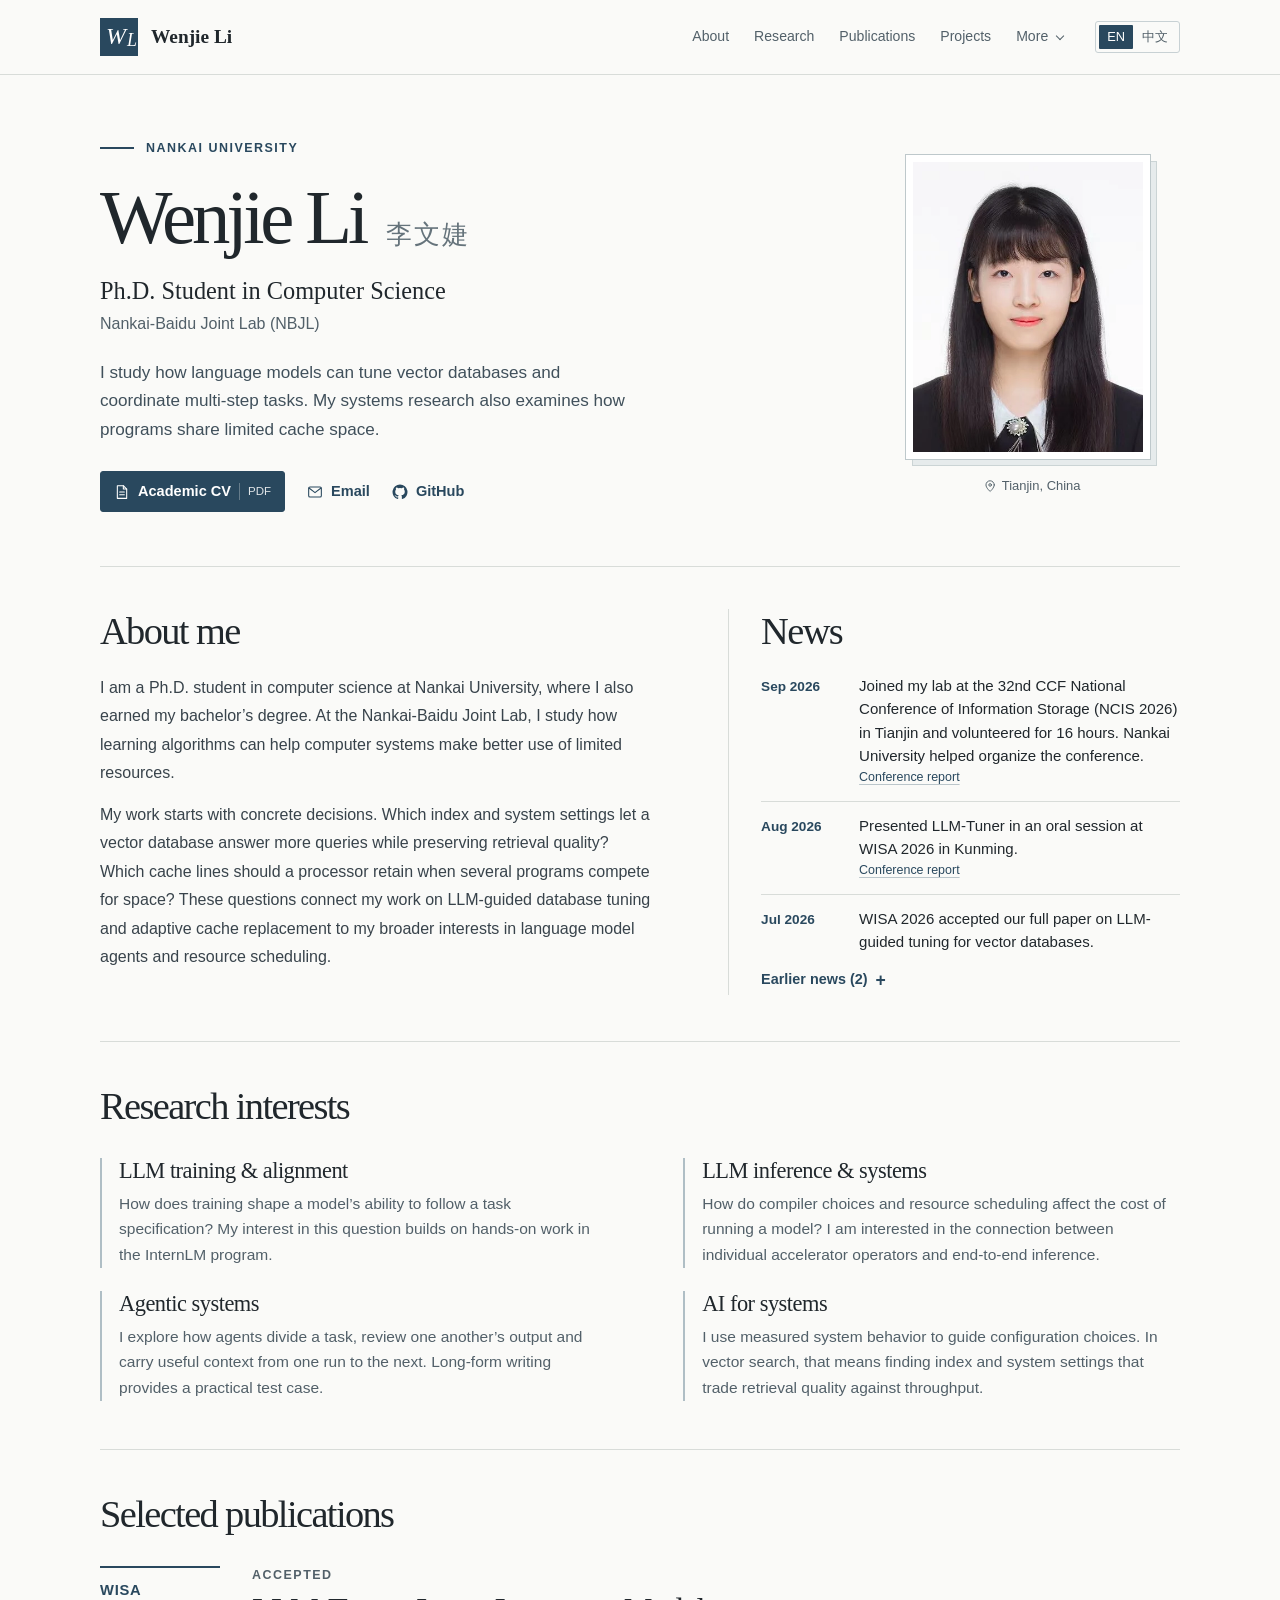
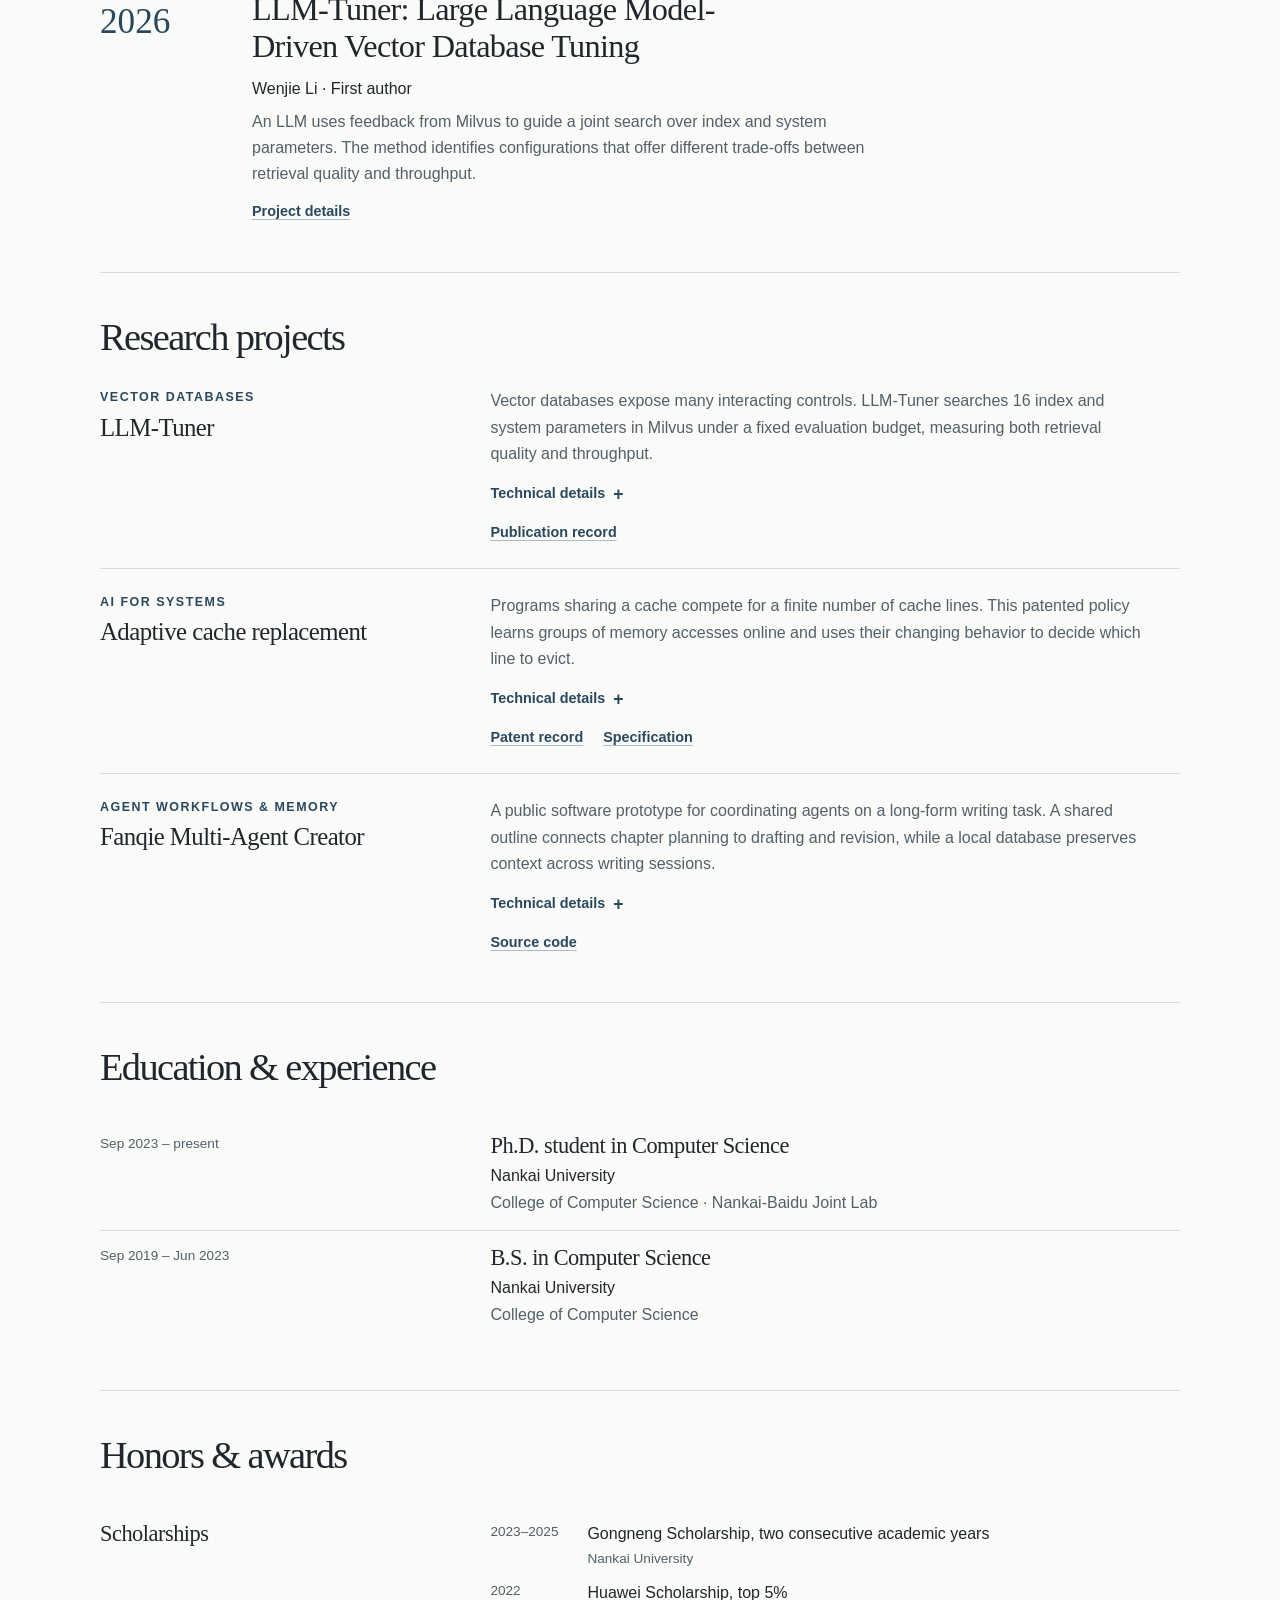
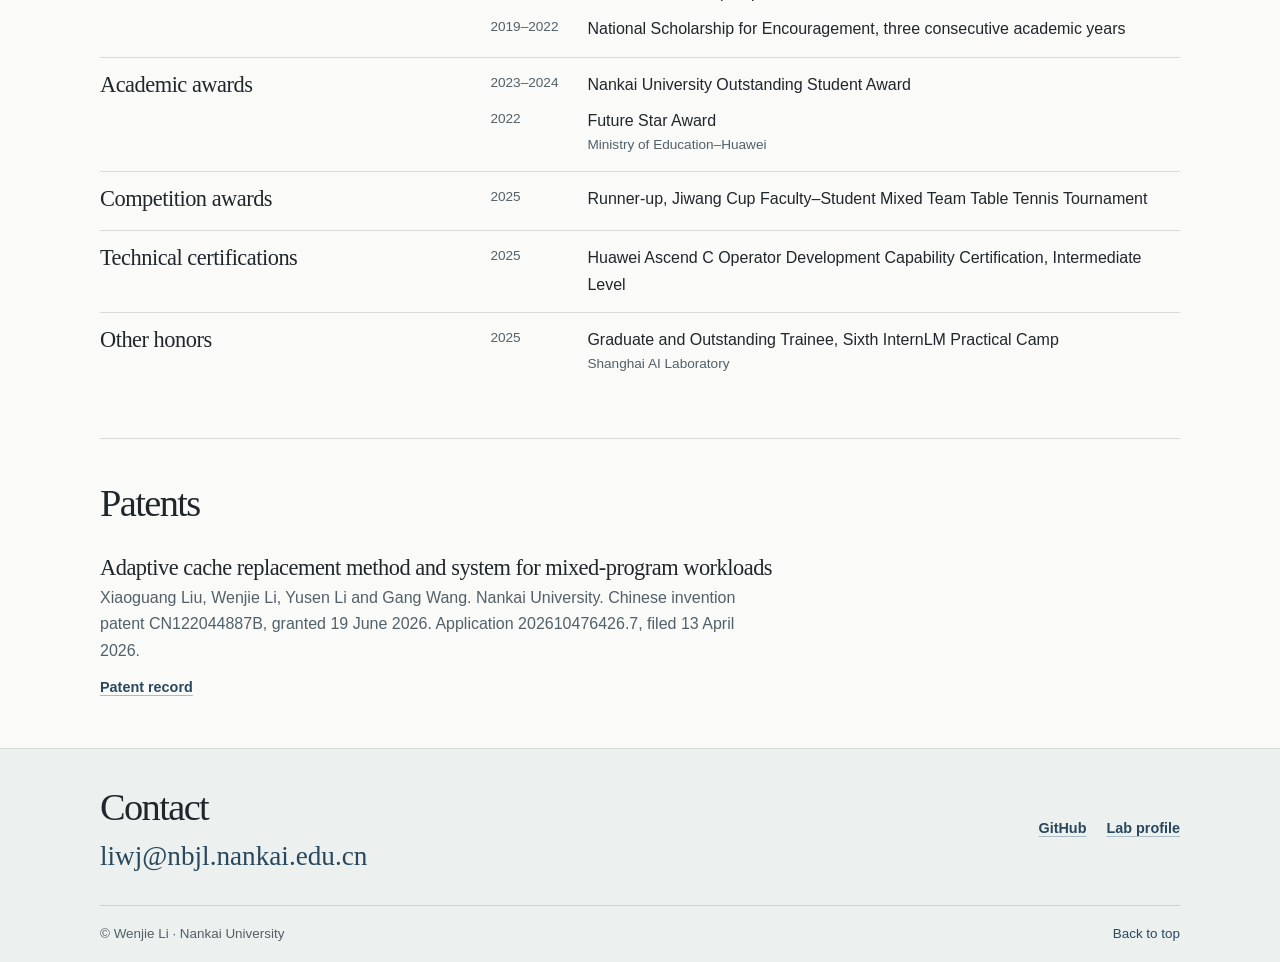
<file: index.html>
<!doctype html>
<html lang="en">
<head>
  <meta charset="utf-8">
  <meta name="viewport" content="width=device-width,initial-scale=1">
  <title>Wenjie Li | AI & Systems Research at Nankai University</title>
  <meta name="description" content="Academic homepage of Wenjie Li, a Ph.D. student at Nankai University. Research on LLM-guided database tuning, agentic systems and adaptive caching.">
  <meta name="author" content="Wenjie Li">
  <meta name="theme-color" content="#fafaf8">
  <meta property="og:type" content="profile">
  <meta property="og:title" content="Wenjie Li | AI & Systems Research at Nankai University">
  <meta property="og:description" content="Academic homepage of Wenjie Li, a Ph.D. student at Nankai University. Research on LLM-guided database tuning, agentic systems and adaptive caching.">
  <meta property="og:locale" content="en_US">
  <meta property="og:url" content="https://amorfatiliwenjie.github.io/">
  <meta property="og:image" content="https://amorfatiliwenjie.github.io/assets/portrait-413.webp">
  <meta property="og:image:alt" content="Wenjie Li">
  <link rel="canonical" href="https://amorfatiliwenjie.github.io/">
  <link rel="alternate" hreflang="en" href="https://amorfatiliwenjie.github.io/">
  <link rel="alternate" hreflang="zh-CN" href="https://amorfatiliwenjie.github.io/zh.html">
  <link rel="alternate" hreflang="x-default" href="https://amorfatiliwenjie.github.io/">
  <link rel="icon" href="assets/favicon.svg" type="image/svg+xml">
  <link rel="stylesheet" href="styles.css">
  <script defer src="data/interface.js"></script>
  <script defer src="data/research.js"></script>
  <script defer src="data/profile.js"></script>
  <script defer src="app.js"></script>
</head>
<body>
  <div id="site-header"><a class="skip" href="#main">Skip to content</a><header class="masthead"><div class="wrap head-inner"><a class="brand" href="#profile" aria-label="Wenjie Li, homepage"><span class="monogram" aria-hidden="true">W<span>L</span></span><span>Wenjie Li</span></a><nav aria-label="Main navigation"><div class="major-links"><a href="#about">About</a><a href="#research">Research</a><a href="#publications">Publications</a><a href="#projects">Projects</a></div><details class="menu"><summary><span class="menu-desktop">More</span><span class="menu-mobile">Menu</span><i class="chevron"></i></summary><div class="menu-pop"><div class="menu-mobile-links"><a href="#about">About</a><a href="#research">Research</a><a href="#publications">Publications</a><a href="#projects">Projects</a></div><a href="#news">News</a><a href="#education">Education & experience</a><a href="#honors">Honors & awards</a><a href="#patents">Patents</a><a href="#contact">Contact</a></div></details></nav><div class="languages" role="group" aria-label="Page language"><a lang="en" hreflang="en" href="index.html?lang=en" data-lang="en" aria-current="true">EN</a><a lang="zh-CN" hreflang="zh-CN" href="zh.html?lang=zh" data-lang="zh" >中文</a></div></div></header></div>
  <main id="main" class="wrap" tabindex="-1"><section id="profile" class="hero" aria-labelledby="name"><div class="identity"><p class="eyebrow"><span class="accent-rule"></span>Nankai University</p><h1 id="name"><span>Wenjie Li</span><span lang="zh-CN" class="other-name">李文婕</span></h1><p class="role">Ph.D. Student in Computer Science</p><p class="affiliation"><a href="https://nbjl.nankai.edu.cn/2019/0513/c13371a553060/page.htm">Nankai-Baidu Joint Lab</a> <span>(NBJL)</span></p><p class="introduction">I study how language models can tune vector databases and coordinate multi-step tasks. My systems research also examines how programs share limited cache space.</p><div class="hero-links"><a class="cv" href="assets/wenjie-li-cv.pdf" download aria-label="Download academic CV (PDF, English)"><svg class="icon" aria-hidden="true" viewBox="0 0 24 24" fill="none" stroke="currentColor" stroke-width="1.6" stroke-linecap="round" stroke-linejoin="round"><path d="M5 2.5h9l5 5v14H5z"/><path d="M14 2.5v5h5M8.5 12h7M8.5 16h7"/></svg>Academic CV<small>PDF</small></a><a href="mailto:liwj@nbjl.nankai.edu.cn"><svg class="icon" aria-hidden="true" viewBox="0 0 24 24" fill="none" stroke="currentColor" stroke-width="1.6" stroke-linecap="round" stroke-linejoin="round"><rect x="2.5" y="4.5" width="19" height="15" rx="2"/><path d="m3 6 9 7 9-7"/></svg>Email</a><a href="https://github.com/AmorFatiliwenjie"><svg class="icon" aria-hidden="true" viewBox="0 0 24 24" fill="none" stroke="currentColor" stroke-width="1.6" stroke-linecap="round" stroke-linejoin="round"><path fill="currentColor" stroke="none" d="M12 .8a11.2 11.2 0 0 0-3.54 21.83c.56.1.77-.24.77-.54v-2.1c-3.13.68-3.79-1.33-3.79-1.33-.51-1.29-1.25-1.64-1.25-1.64-1.02-.7.08-.68.08-.68 1.13.08 1.72 1.16 1.72 1.16 1 1.72 2.63 1.22 3.27.93.1-.73.4-1.22.72-1.5-2.5-.29-5.13-1.25-5.13-5.56 0-1.23.44-2.23 1.16-3.01-.12-.29-.5-1.43.11-2.98 0 0 .95-.31 3.08 1.15a10.7 10.7 0 0 1 5.6 0c2.14-1.45 3.08-1.15 3.08-1.15.62 1.54.24 2.68.12 2.98.72.78 1.15 1.78 1.15 3.01 0 4.32-2.63 5.27-5.14 5.55.41.35.77 1.03.77 2.08v3.09c0 .3.2.66.77.54A11.2 11.2 0 0 0 12 .8Z"/></svg>GitHub</a></div></div><figure class="portrait"><div class="photo-mat"><img src="assets/portrait-413.webp" srcset="assets/portrait-220.webp 220w, assets/portrait-413.webp 413w" sizes="(max-width: 620px) 118px, (max-width: 820px) 180px, 245px" alt="Portrait of Wenjie Li" width="413" height="521" fetchpriority="high"></div><figcaption><svg class="icon" aria-hidden="true" viewBox="0 0 24 24" fill="none" stroke="currentColor" stroke-width="1.6" stroke-linecap="round" stroke-linejoin="round"><path d="M19 10c0 5-7 11-7 11S5 15 5 10a7 7 0 1 1 14 0Z"/><circle cx="12" cy="10" r="2.2"/></svg>Tianjin, China</figcaption></figure></section><div class="opening">
    <section id="about" aria-labelledby="about-heading"><h2 id="about-heading">About me</h2>
      <p>I am a Ph.D. student in computer science at Nankai University, where I also earned my bachelor’s degree. At the Nankai-Baidu Joint Lab, I study how learning algorithms can help computer systems make better use of limited resources.</p><p>My work starts with concrete decisions. Which index and system settings let a vector database answer more queries while preserving retrieval quality? Which cache lines should a processor retain when several programs compete for space? These questions connect my work on LLM-guided database tuning and adaptive cache replacement to my broader interests in language model agents and resource scheduling.</p>
    </section>
    <section id="news" aria-labelledby="news-heading"><h2 id="news-heading">News</h2>
      <ol class="news-list"><li><time datetime="2026-09">Sep 2026</time><p>Joined my lab at the 32nd CCF National Conference of Information Storage (NCIS 2026) in Tianjin and volunteered for 16 hours. Nankai University helped organize the conference.</p><a class="news-source" href="https://www.tjut.edu.cn/info/1029/12800.htm">Conference report</a></li><li><time datetime="2026-08">Aug 2026</time><p>Presented LLM-Tuner in an oral session at WISA 2026 in Kunming.</p><a class="news-source" href="https://www.kmust.edu.cn/info/1011/57379.htm">Conference report</a></li><li><time datetime="2026-07">Jul 2026</time><p>WISA 2026 accepted our full paper on LLM-guided tuning for vector databases.</p></li></ol>
      <details id="earlier-news" class="technical news-archive"><summary>Earlier news (2)<span aria-hidden="true"></span></summary><ol class="news-list"><li><time datetime="2026-06">Jun 2026</time><p>Our Chinese invention patent on adaptive cache replacement for mixed workloads was granted.</p><a class="news-source" href="https://patents.google.com/patent/CN122044887B/zh">Patent record</a></li><li><time datetime="2025-10">Oct 2025</time><p>Completed the sixth InternLM Practical Camp and received its Outstanding Trainee distinction.</p></li></ol></details>
    </section>
  </div><section class="chapter" id="research" aria-labelledby="research-heading"><h2 id="research-heading">Research interests</h2><div class="interest-grid"><article><h3>LLM training &amp; alignment</h3><p>How does training shape a model’s ability to follow a task specification? My interest in this question builds on hands-on work in the InternLM program.</p></article><article><h3>LLM inference &amp; systems</h3><p>How do compiler choices and resource scheduling affect the cost of running a model? I am interested in the connection between individual accelerator operators and end-to-end inference.</p></article><article><h3>Agentic systems</h3><p>I explore how agents divide a task, review one another’s output and carry useful context from one run to the next. Long-form writing provides a practical test case.</p></article><article><h3>AI for systems</h3><p>I use measured system behavior to guide configuration choices. In vector search, that means finding index and system settings that trade retrieval quality against throughput.</p></article></div></section><section class="chapter" id="publications" aria-labelledby="publications-heading"><h2 id="publications-heading">Selected publications</h2><article id="llm-tuner" class="publication"><div class="venue"><span>WISA</span><b>2026</b></div><div><p class="metadata">Accepted</p><h3 lang="en">LLM-Tuner: Large Language Model-Driven Vector Database Tuning</h3><p class="authors">Wenjie Li · First author</p><p>An LLM uses feedback from Milvus to guide a joint search over index and system parameters. The method identifies configurations that offer different trade-offs between retrieval quality and throughput.</p><div class="resources"><a href="#llm-tuner-project">Project details</a></div></div></article></section><section class="chapter" id="projects" aria-labelledby="projects-heading"><h2 id="projects-heading">Research projects</h2><article id="llm-tuner-project" class="project"><div class="project-title"><p class="metadata">Vector databases</p><h3>LLM-Tuner</h3></div><div class="project-copy"><p>Vector databases expose many interacting controls. LLM-Tuner searches 16 index and system parameters in Milvus under a fixed evaluation budget, measuring both retrieval quality and throughput.</p><details class="technical"><summary>Technical details<span aria-hidden="true"></span></summary><div class="technical-body"><dl><dt>Search strategy</dt><dd>The search measures each index at its default settings, then uses a language model to propose configurations across index families. Later trials concentrate on indexes likely to extend the Pareto frontier, where improving one objective comes at the expense of the other.</dd><dt>Model feedback</dt><dd>The model receives the best trade-offs measured so far and a JSON Schema describing valid index parameters. Each proposal is parsed and checked against these constraints before a database run.</dd><dt>Evaluation</dt><dd>Across three approximate nearest-neighbor benchmarks with budgets of 10–100 trials, LLM-Tuner found 1.3–1.8 times as many Pareto-optimal configurations as VDTuner on average. Removing joint index and system tuning reduced final hypervolume by 25.4% in the ablation study.</dd><dt>My contribution</dt><dd>I led the project and presented the work in Kunming as first author of the full paper accepted at WISA 2026.</dd></dl></div></details><div class="resources"><a href="#llm-tuner">Publication record</a></div></div></article><article id="adaptive-cache-replacement" class="project"><div class="project-title"><p class="metadata">AI for systems</p><h3>Adaptive cache replacement</h3></div><div class="project-copy"><p>Programs sharing a cache compete for a finite number of cache lines. This patented policy learns groups of memory accesses online and uses their changing behavior to decide which line to evict.</p><details class="technical"><summary>Technical details<span aria-hidden="true"></span></summary><div class="technical-body"><dl><dt>Access patterns</dt><dd>The policy groups accesses using both the program counter and the physical memory address. It updates a cluster’s activity as new requests arrive and gradually forgets groups that stop receiving requests.</dd><dt>Eviction policy</dt><dd>The algorithm tracks hit rate and excess cache occupancy for each active group. It selects a group using these measurements and evicts the oldest line within that group.</dd><dt>Evaluation</dt><dd>For the workload mixes tested in the patent, the reported average cache hit rate was 72.24% higher than least-recently-used replacement with two programs and 88.33% higher with three programs.</dd><dt>My contribution</dt><dd>I am the second-listed inventor on Nankai University’s Chinese patent for this method, granted in June 2026.</dd></dl></div></details><div class="resources"><a href="#patents">Patent record</a><a href="https://patents.google.com/patent/CN122044887B/zh">Specification</a></div></div></article><article id="multi-agent-writing" class="project"><div class="project-title"><p class="metadata">Agent workflows &amp; memory</p><h3>Fanqie Multi-Agent Creator</h3></div><div class="project-copy"><p>A public software prototype for coordinating agents on a long-form writing task. A shared outline connects chapter planning to drafting and revision, while a local database preserves context across writing sessions.</p><details class="technical"><summary>Technical details<span aria-hidden="true"></span></summary><div class="technical-body"><dl><dt>Workflow</dt><dd>A LangGraph workflow moves each manuscript from topic selection and outlining through drafting, review and revision. The review is saved alongside the manuscript so a reader can inspect the feedback.</dd><dt>Memory &amp; output</dt><dd>SQLite stores earlier writing projects to help the planner avoid repeating titles and topics. The tool exports a structured JSON manuscript and a readable Markdown draft.</dd></dl></div></details><div class="resources"><a href="https://github.com/AmorFatiliwenjie/fanqie-multi-agent-creator">Source code</a></div></div></article></section><section class="chapter" id="education" aria-labelledby="education-heading"><h2 id="education-heading">Education & experience</h2><article class="timeline-row"><p class="period">Sep 2023 – present</p><div><h3>Ph.D. student in Computer Science</h3><p>Nankai University</p><p class="muted">College of Computer Science · Nankai-Baidu Joint Lab</p></div></article><article class="timeline-row"><p class="period">Sep 2019 – Jun 2023</p><div><h3>B.S. in Computer Science</h3><p>Nankai University</p><p class="muted">College of Computer Science</p></div></article></section><section class="chapter" id="honors" aria-labelledby="honors-heading"><h2 id="honors-heading">Honors & awards</h2><div class="honor-group"><h3>Scholarships</h3><ul><li><span class="period">2023–2025</span><div>Gongneng Scholarship, two consecutive academic years<small>Nankai University</small></div></li><li><span class="period">2022</span><div>Huawei Scholarship, top 5%</div></li><li><span class="period">2019–2022</span><div>National Scholarship for Encouragement, three consecutive academic years</div></li></ul></div><div class="honor-group"><h3>Academic awards</h3><ul><li><span class="period">2023–2024</span><div>Nankai University Outstanding Student Award</div></li><li><span class="period">2022</span><div>Future Star Award<small>Ministry of Education–Huawei</small></div></li></ul></div><div class="honor-group"><h3>Competition awards</h3><ul><li><span class="period">2025</span><div>Runner-up, Jiwang Cup Faculty–Student Mixed Team Table Tennis Tournament</div></li></ul></div><div class="honor-group"><h3>Technical certifications</h3><ul><li><span class="period">2025</span><div>Huawei Ascend C Operator Development Capability Certification, Intermediate Level</div></li></ul></div><div class="honor-group"><h3>Other honors</h3><ul><li><span class="period">2025</span><div>Graduate and Outstanding Trainee, Sixth InternLM Practical Camp<small>Shanghai AI Laboratory</small></div></li></ul></div></section><section class="chapter" id="patents" aria-labelledby="patents-heading"><h2 id="patents-heading">Patents</h2><article class="patent"><h3>Adaptive cache replacement method and system for mixed-program workloads</h3><p>Xiaoguang Liu, Wenjie Li, Yusen Li and Gang Wang. Nankai University. Chinese invention patent CN122044887B, granted 19 June 2026. Application 202610476426.7, filed 13 April 2026.</p><div class="resources"><a href="https://patents.google.com/patent/CN122044887B/zh">Patent record</a></div></article></section></main>
  <div id="site-footer"><footer id="contact"><div class="wrap"><div class="contact-inner"><div><h2 id="contact-heading">Contact</h2><a class="email-address" href="mailto:liwj@nbjl.nankai.edu.cn">liwj@nbjl.nankai.edu.cn</a></div><div class="footer-links"><a href="https://github.com/AmorFatiliwenjie">GitHub</a><a href="https://nbjl.nankai.edu.cn/2019/0513/c13371a553060/page.htm">Lab profile</a></div></div><div class="colophon"><span>© Wenjie Li · Nankai University</span><a href="#profile">Back to top</a></div></div></footer></div>
</body>
</html>
</file>
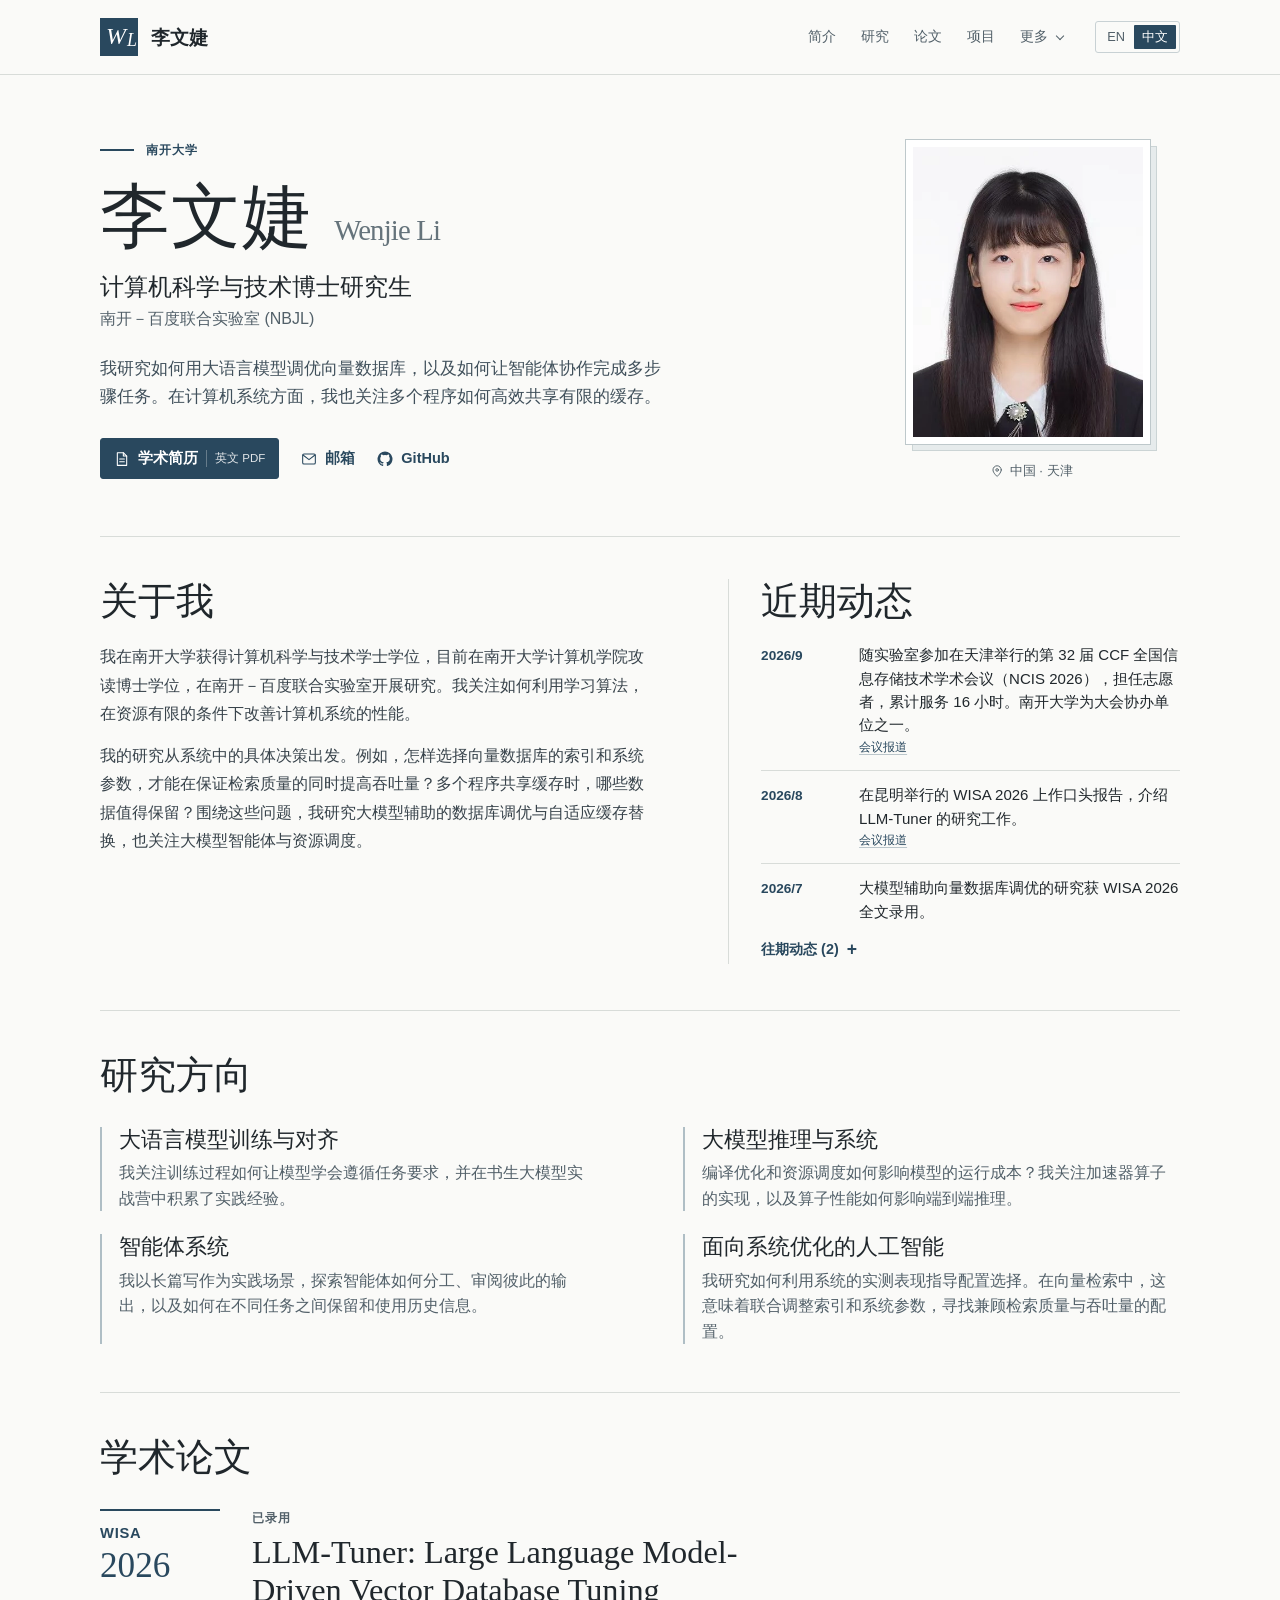
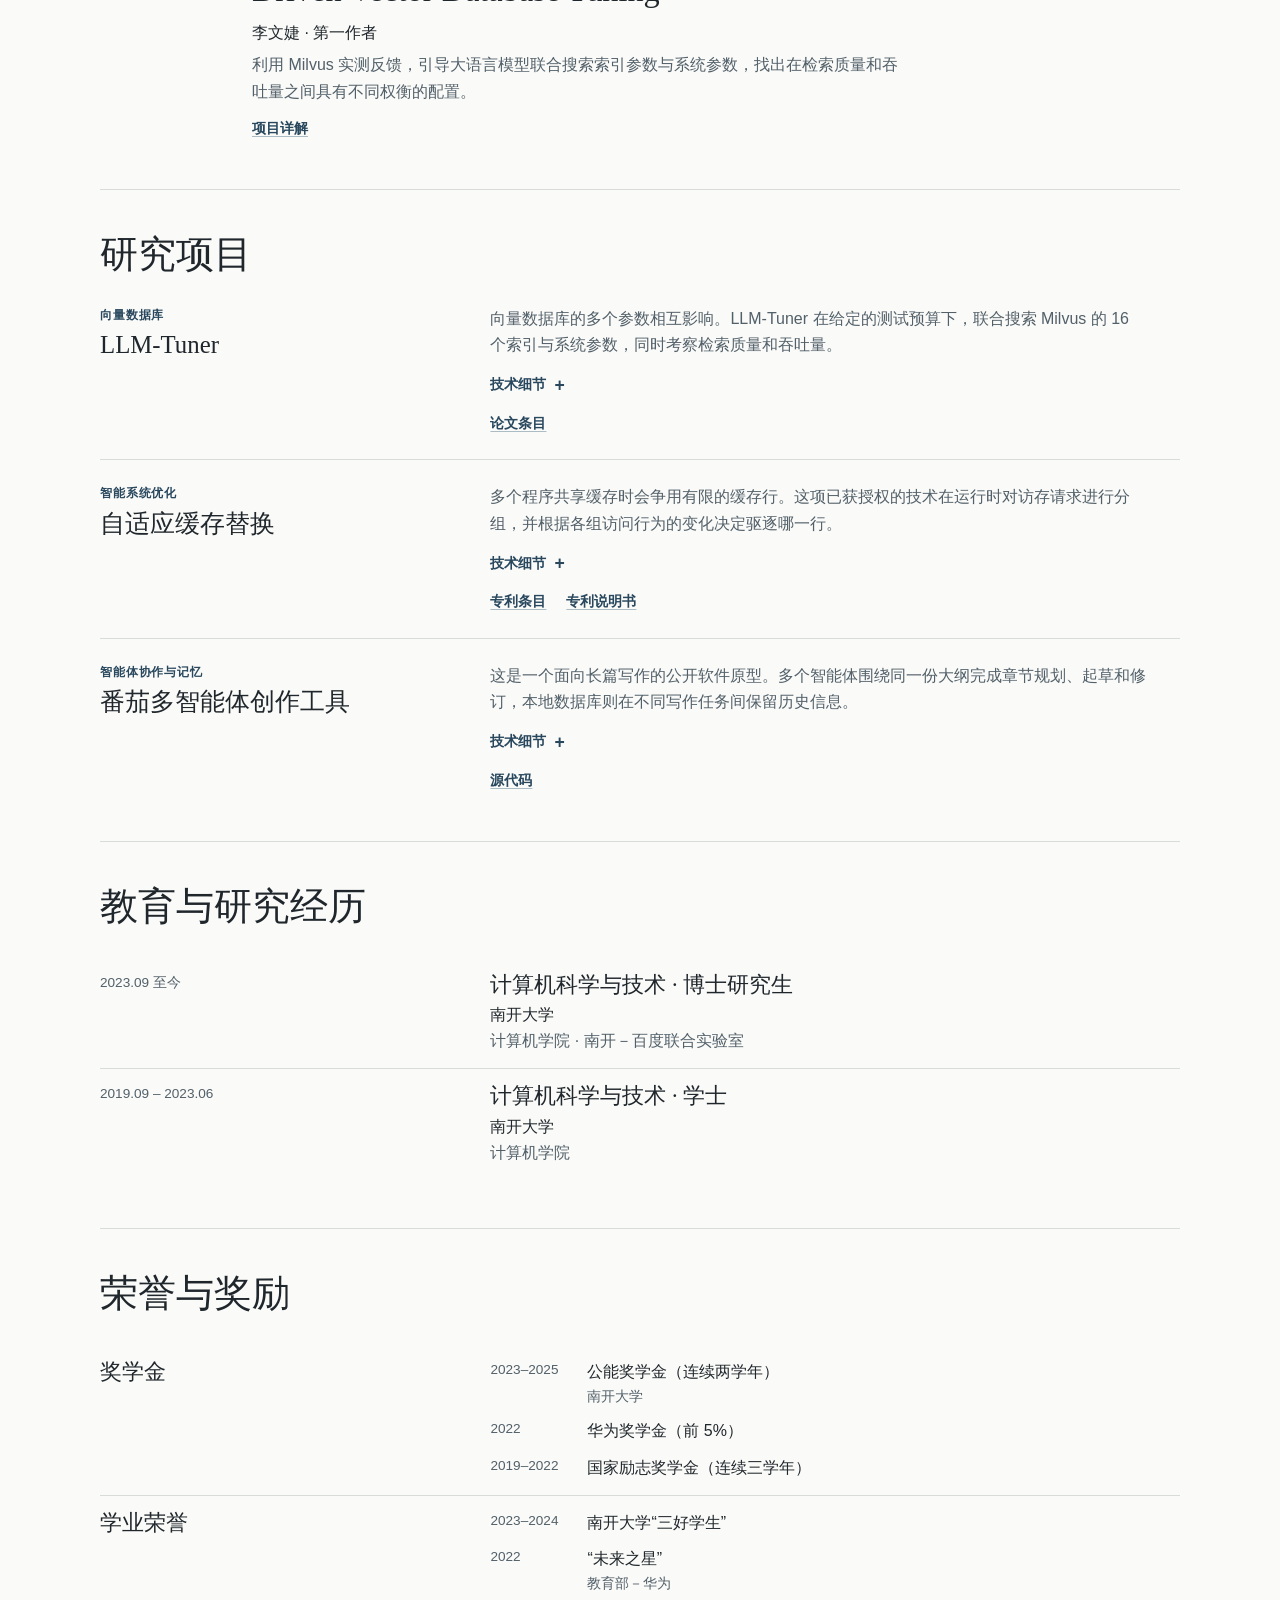
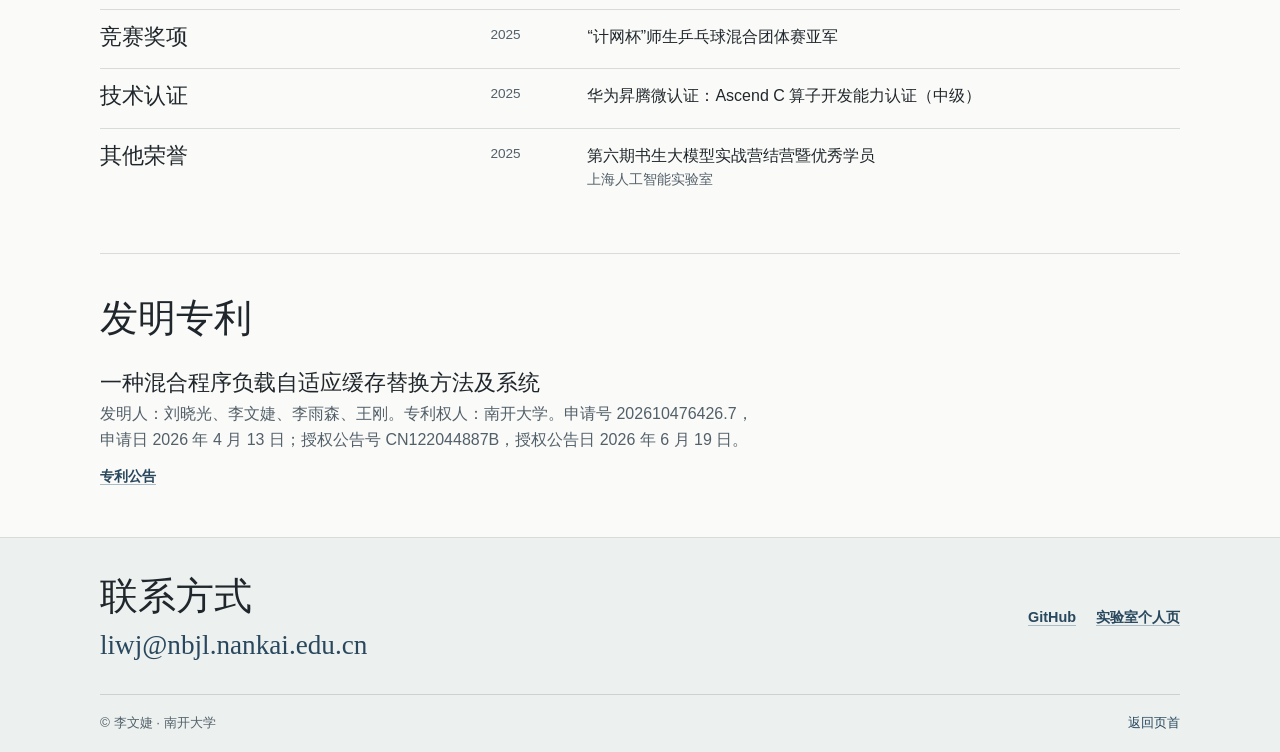
<file: zh.html>
<!doctype html>
<html lang="zh-CN">
<head>
  <meta charset="utf-8">
  <meta name="viewport" content="width=device-width,initial-scale=1">
  <title>李文婕｜南开大学人工智能与计算机系统研究</title>
  <meta name="description" content="李文婕，南开大学计算机科学与技术博士研究生。研究方向包括大模型辅助数据库调优、智能体系统与自适应缓存替换。">
  <meta name="author" content="Wenjie Li">
  <meta name="theme-color" content="#fafaf8">
  <meta property="og:type" content="profile">
  <meta property="og:title" content="李文婕｜南开大学人工智能与计算机系统研究">
  <meta property="og:description" content="李文婕，南开大学计算机科学与技术博士研究生。研究方向包括大模型辅助数据库调优、智能体系统与自适应缓存替换。">
  <meta property="og:locale" content="zh_CN">
  <meta property="og:url" content="https://amorfatiliwenjie.github.io/zh.html">
  <meta property="og:image" content="https://amorfatiliwenjie.github.io/assets/portrait-413.webp">
  <meta property="og:image:alt" content="李文婕">
  <link rel="canonical" href="https://amorfatiliwenjie.github.io/zh.html">
  <link rel="alternate" hreflang="en" href="https://amorfatiliwenjie.github.io/">
  <link rel="alternate" hreflang="zh-CN" href="https://amorfatiliwenjie.github.io/zh.html">
  <link rel="alternate" hreflang="x-default" href="https://amorfatiliwenjie.github.io/">
  <link rel="icon" href="assets/favicon.svg" type="image/svg+xml">
  <link rel="stylesheet" href="styles.css">
  <script defer src="data/interface.js"></script>
  <script defer src="data/research.js"></script>
  <script defer src="data/profile.js"></script>
  <script defer src="app.js"></script>
</head>
<body>
  <div id="site-header"><a class="skip" href="#main">跳到正文</a><header class="masthead"><div class="wrap head-inner"><a class="brand" href="#profile" aria-label="李文婕的个人主页"><span class="monogram" aria-hidden="true">W<span>L</span></span><span>李文婕</span></a><nav aria-label="主导航"><div class="major-links"><a href="#about">简介</a><a href="#research">研究</a><a href="#publications">论文</a><a href="#projects">项目</a></div><details class="menu"><summary><span class="menu-desktop">更多</span><span class="menu-mobile">导航</span><i class="chevron"></i></summary><div class="menu-pop"><div class="menu-mobile-links"><a href="#about">简介</a><a href="#research">研究</a><a href="#publications">论文</a><a href="#projects">项目</a></div><a href="#news">近期动态</a><a href="#education">教育与研究经历</a><a href="#honors">荣誉与奖励</a><a href="#patents">发明专利</a><a href="#contact">联系方式</a></div></details></nav><div class="languages" role="group" aria-label="页面语言"><a lang="en" hreflang="en" href="index.html?lang=en" data-lang="en" >EN</a><a lang="zh-CN" hreflang="zh-CN" href="zh.html?lang=zh" data-lang="zh" aria-current="true">中文</a></div></div></header></div>
  <main id="main" class="wrap" tabindex="-1"><section id="profile" class="hero" aria-labelledby="name"><div class="identity"><p class="eyebrow"><span class="accent-rule"></span>南开大学</p><h1 id="name"><span>李文婕</span><span lang="en" class="other-name">Wenjie Li</span></h1><p class="role">计算机科学与技术博士研究生</p><p class="affiliation"><a href="https://nbjl.nankai.edu.cn/2019/0513/c13371a553060/page.htm">南开－百度联合实验室</a> <span>(NBJL)</span></p><p class="introduction">我研究如何用大语言模型调优向量数据库，以及如何让智能体协作完成多步骤任务。在计算机系统方面，我也关注多个程序如何高效共享有限的缓存。</p><div class="hero-links"><a class="cv" href="assets/wenjie-li-cv.pdf" download aria-label="下载英文版学术简历（PDF）"><svg class="icon" aria-hidden="true" viewBox="0 0 24 24" fill="none" stroke="currentColor" stroke-width="1.6" stroke-linecap="round" stroke-linejoin="round"><path d="M5 2.5h9l5 5v14H5z"/><path d="M14 2.5v5h5M8.5 12h7M8.5 16h7"/></svg>学术简历<small>英文 PDF</small></a><a href="mailto:liwj@nbjl.nankai.edu.cn"><svg class="icon" aria-hidden="true" viewBox="0 0 24 24" fill="none" stroke="currentColor" stroke-width="1.6" stroke-linecap="round" stroke-linejoin="round"><rect x="2.5" y="4.5" width="19" height="15" rx="2"/><path d="m3 6 9 7 9-7"/></svg>邮箱</a><a href="https://github.com/AmorFatiliwenjie"><svg class="icon" aria-hidden="true" viewBox="0 0 24 24" fill="none" stroke="currentColor" stroke-width="1.6" stroke-linecap="round" stroke-linejoin="round"><path fill="currentColor" stroke="none" d="M12 .8a11.2 11.2 0 0 0-3.54 21.83c.56.1.77-.24.77-.54v-2.1c-3.13.68-3.79-1.33-3.79-1.33-.51-1.29-1.25-1.64-1.25-1.64-1.02-.7.08-.68.08-.68 1.13.08 1.72 1.16 1.72 1.16 1 1.72 2.63 1.22 3.27.93.1-.73.4-1.22.72-1.5-2.5-.29-5.13-1.25-5.13-5.56 0-1.23.44-2.23 1.16-3.01-.12-.29-.5-1.43.11-2.98 0 0 .95-.31 3.08 1.15a10.7 10.7 0 0 1 5.6 0c2.14-1.45 3.08-1.15 3.08-1.15.62 1.54.24 2.68.12 2.98.72.78 1.15 1.78 1.15 3.01 0 4.32-2.63 5.27-5.14 5.55.41.35.77 1.03.77 2.08v3.09c0 .3.2.66.77.54A11.2 11.2 0 0 0 12 .8Z"/></svg>GitHub</a></div></div><figure class="portrait"><div class="photo-mat"><img src="assets/portrait-413.webp" srcset="assets/portrait-220.webp 220w, assets/portrait-413.webp 413w" sizes="(max-width: 620px) 118px, (max-width: 820px) 180px, 245px" alt="李文婕的肖像" width="413" height="521" fetchpriority="high"></div><figcaption><svg class="icon" aria-hidden="true" viewBox="0 0 24 24" fill="none" stroke="currentColor" stroke-width="1.6" stroke-linecap="round" stroke-linejoin="round"><path d="M19 10c0 5-7 11-7 11S5 15 5 10a7 7 0 1 1 14 0Z"/><circle cx="12" cy="10" r="2.2"/></svg>中国 · 天津</figcaption></figure></section><div class="opening">
    <section id="about" aria-labelledby="about-heading"><h2 id="about-heading">关于我</h2>
      <p>我在南开大学获得计算机科学与技术学士学位，目前在南开大学计算机学院攻读博士学位，在南开－百度联合实验室开展研究。我关注如何利用学习算法，在资源有限的条件下改善计算机系统的性能。</p><p>我的研究从系统中的具体决策出发。例如，怎样选择向量数据库的索引和系统参数，才能在保证检索质量的同时提高吞吐量？多个程序共享缓存时，哪些数据值得保留？围绕这些问题，我研究大模型辅助的数据库调优与自适应缓存替换，也关注大模型智能体与资源调度。</p>
    </section>
    <section id="news" aria-labelledby="news-heading"><h2 id="news-heading">近期动态</h2>
      <ol class="news-list"><li><time datetime="2026-09">2026/9</time><p>随实验室参加在天津举行的第 32 届 CCF 全国信息存储技术学术会议（NCIS 2026），担任志愿者，累计服务 16 小时。南开大学为大会协办单位之一。</p><a class="news-source" href="https://www.tjut.edu.cn/info/1029/12800.htm">会议报道</a></li><li><time datetime="2026-08">2026/8</time><p>在昆明举行的 WISA 2026 上作口头报告，介绍 LLM-Tuner 的研究工作。</p><a class="news-source" href="https://www.kmust.edu.cn/info/1011/57379.htm">会议报道</a></li><li><time datetime="2026-07">2026/7</time><p>大模型辅助向量数据库调优的研究获 WISA 2026 全文录用。</p></li></ol>
      <details id="earlier-news" class="technical news-archive"><summary>往期动态 (2)<span aria-hidden="true"></span></summary><ol class="news-list"><li><time datetime="2026-06">2026/6</time><p>我们关于混合程序负载自适应缓存替换的发明专利获得授权。</p><a class="news-source" href="https://patents.google.com/patent/CN122044887B/zh">专利公告</a></li><li><time datetime="2025-10">2025/10</time><p>完成上海人工智能实验室第六期书生大模型实战营学习，获评优秀学员。</p></li></ol></details>
    </section>
  </div><section class="chapter" id="research" aria-labelledby="research-heading"><h2 id="research-heading">研究方向</h2><div class="interest-grid"><article><h3>大语言模型训练与对齐</h3><p>我关注训练过程如何让模型学会遵循任务要求，并在书生大模型实战营中积累了实践经验。</p></article><article><h3>大模型推理与系统</h3><p>编译优化和资源调度如何影响模型的运行成本？我关注加速器算子的实现，以及算子性能如何影响端到端推理。</p></article><article><h3>智能体系统</h3><p>我以长篇写作为实践场景，探索智能体如何分工、审阅彼此的输出，以及如何在不同任务之间保留和使用历史信息。</p></article><article><h3>面向系统优化的人工智能</h3><p>我研究如何利用系统的实测表现指导配置选择。在向量检索中，这意味着联合调整索引和系统参数，寻找兼顾检索质量与吞吐量的配置。</p></article></div></section><section class="chapter" id="publications" aria-labelledby="publications-heading"><h2 id="publications-heading">学术论文</h2><article id="llm-tuner" class="publication"><div class="venue"><span>WISA</span><b>2026</b></div><div><p class="metadata">已录用</p><h3 lang="en">LLM-Tuner: Large Language Model-Driven Vector Database Tuning</h3><p class="authors">李文婕 · 第一作者</p><p>利用 Milvus 实测反馈，引导大语言模型联合搜索索引参数与系统参数，找出在检索质量和吞吐量之间具有不同权衡的配置。</p><div class="resources"><a href="#llm-tuner-project">项目详解</a></div></div></article></section><section class="chapter" id="projects" aria-labelledby="projects-heading"><h2 id="projects-heading">研究项目</h2><article id="llm-tuner-project" class="project"><div class="project-title"><p class="metadata">向量数据库</p><h3>LLM-Tuner</h3></div><div class="project-copy"><p>向量数据库的多个参数相互影响。LLM-Tuner 在给定的测试预算下，联合搜索 Milvus 的 16 个索引与系统参数，同时考察检索质量和吞吐量。</p><details class="technical"><summary>技术细节<span aria-hidden="true"></span></summary><div class="technical-body"><dl><dt>搜索策略</dt><dd>首先测量各类索引在默认配置下的表现，再由大语言模型跨索引类型提出候选配置。后续将测试预算集中于更有希望拓展帕累托前沿的索引，即寻找在不牺牲一项目标的前提下难以继续改进另一项目标的配置。</dd><dt>模型反馈</dt><dd>提示中包含当前测得的帕累托前沿，以及用 JSON Schema 表示的索引参数约束。每组候选参数都经过解析和约束校验后才进入数据库测试。</dd><dt>实验结果</dt><dd>在三个近似最近邻检索基准上，给定 10 至 100 轮测试预算，LLM-Tuner 找到的帕累托最优配置数平均为 VDTuner 的 1.3 至 1.8 倍。消融实验中，取消索引与系统参数联合调优后，最终超体积下降了 25.4%。</dd><dt>个人贡献</dt><dd>我负责该项目，并作为第一作者在昆明作口头报告。相关论文获 WISA 2026 全文录用。</dd></dl></div></details><div class="resources"><a href="#llm-tuner">论文条目</a></div></div></article><article id="adaptive-cache-replacement" class="project"><div class="project-title"><p class="metadata">智能系统优化</p><h3>自适应缓存替换</h3></div><div class="project-copy"><p>多个程序共享缓存时会争用有限的缓存行。这项已获授权的技术在运行时对访存请求进行分组，并根据各组访问行为的变化决定驱逐哪一行。</p><details class="technical"><summary>技术细节<span aria-hidden="true"></span></summary><div class="technical-body"><dl><dt>访问模式</dt><dd>替换策略结合程序计数器和物理内存地址对访存请求聚类。收到新请求时，算法更新相应微簇的活跃度，并通过周期性衰减淘汰长期不活跃的微簇。</dd><dt>驱逐策略</dt><dd>算法跟踪每个活跃微簇的命中率和超额占用量，据此选择牺牲簇，再驱逐该簇中行龄最大的缓存行。</dd><dt>实验结果</dt><dd>在专利说明书列出的混合负载测试中，与最近最少使用（LRU）替换策略相比，双程序和三程序场景下的平均缓存命中率分别相对提升了 72.24% 和 88.33%。</dd><dt>个人贡献</dt><dd>我是这项南开大学中国发明专利的第二发明人。专利于 2026 年 6 月获授权。</dd></dl></div></details><div class="resources"><a href="#patents">专利条目</a><a href="https://patents.google.com/patent/CN122044887B/zh">专利说明书</a></div></div></article><article id="multi-agent-writing" class="project"><div class="project-title"><p class="metadata">智能体协作与记忆</p><h3>番茄多智能体创作工具</h3></div><div class="project-copy"><p>这是一个面向长篇写作的公开软件原型。多个智能体围绕同一份大纲完成章节规划、起草和修订，本地数据库则在不同写作任务间保留历史信息。</p><details class="technical"><summary>技术细节<span aria-hidden="true"></span></summary><div class="technical-body"><dl><dt>任务分工</dt><dd>基于 LangGraph 的工作流将选题、大纲、起草、审稿和修订串联起来。审稿意见随成稿一并保存，便于读者回看修改依据。</dd><dt>记忆与输出</dt><dd>SQLite 保存过往作品的信息，供策划环节查重选题和标题。工具可导出结构化的 JSON 稿件，以及方便阅读的 Markdown 文稿。</dd></dl></div></details><div class="resources"><a href="https://github.com/AmorFatiliwenjie/fanqie-multi-agent-creator">源代码</a></div></div></article></section><section class="chapter" id="education" aria-labelledby="education-heading"><h2 id="education-heading">教育与研究经历</h2><article class="timeline-row"><p class="period">2023.09 至今</p><div><h3>计算机科学与技术 · 博士研究生</h3><p>南开大学</p><p class="muted">计算机学院 · 南开－百度联合实验室</p></div></article><article class="timeline-row"><p class="period">2019.09 – 2023.06</p><div><h3>计算机科学与技术 · 学士</h3><p>南开大学</p><p class="muted">计算机学院</p></div></article></section><section class="chapter" id="honors" aria-labelledby="honors-heading"><h2 id="honors-heading">荣誉与奖励</h2><div class="honor-group"><h3>奖学金</h3><ul><li><span class="period">2023–2025</span><div>公能奖学金（连续两学年）<small>南开大学</small></div></li><li><span class="period">2022</span><div>华为奖学金（前 5%）</div></li><li><span class="period">2019–2022</span><div>国家励志奖学金（连续三学年）</div></li></ul></div><div class="honor-group"><h3>学业荣誉</h3><ul><li><span class="period">2023–2024</span><div>南开大学“三好学生”</div></li><li><span class="period">2022</span><div>“未来之星”<small>教育部－华为</small></div></li></ul></div><div class="honor-group"><h3>竞赛奖项</h3><ul><li><span class="period">2025</span><div>“计网杯”师生乒乓球混合团体赛亚军</div></li></ul></div><div class="honor-group"><h3>技术认证</h3><ul><li><span class="period">2025</span><div>华为昇腾微认证：Ascend C 算子开发能力认证（中级）</div></li></ul></div><div class="honor-group"><h3>其他荣誉</h3><ul><li><span class="period">2025</span><div>第六期书生大模型实战营结营暨优秀学员<small>上海人工智能实验室</small></div></li></ul></div></section><section class="chapter" id="patents" aria-labelledby="patents-heading"><h2 id="patents-heading">发明专利</h2><article class="patent"><h3>一种混合程序负载自适应缓存替换方法及系统</h3><p>发明人：刘晓光、李文婕、李雨森、王刚。专利权人：南开大学。申请号 202610476426.7，申请日 2026 年 4 月 13 日；授权公告号 CN122044887B，授权公告日 2026 年 6 月 19 日。</p><div class="resources"><a href="https://patents.google.com/patent/CN122044887B/zh">专利公告</a></div></article></section></main>
  <div id="site-footer"><footer id="contact"><div class="wrap"><div class="contact-inner"><div><h2 id="contact-heading">联系方式</h2><a class="email-address" href="mailto:liwj@nbjl.nankai.edu.cn">liwj@nbjl.nankai.edu.cn</a></div><div class="footer-links"><a href="https://github.com/AmorFatiliwenjie">GitHub</a><a href="https://nbjl.nankai.edu.cn/2019/0513/c13371a553060/page.htm">实验室个人页</a></div></div><div class="colophon"><span>© 李文婕 · 南开大学</span><a href="#profile">返回页首</a></div></div></footer></div>
</body>
</html>
</file>
<file: styles.css>
﻿:root {
  color-scheme: light;
  --paper: #fafaf8;
  --ink: #20272c;
  --navy: #29485e;
  --soft: #eaf0f2;
  --secondary: #526069;
  --line: #d8dcd9;
  --serif: Georgia, 'Times New Roman', 'Songti SC', SimSun, serif;
  --sans: Inter, 'Segoe UI', 'PingFang SC', 'Microsoft YaHei', Arial, sans-serif;
}
* {
  box-sizing: border-box;
}
html {
  scroll-padding-top: 90px;
}
body {
  margin: 0;
  color: var(--ink);
  background: var(--paper);
  font: 1rem/1.65 var(--sans);
  -webkit-font-smoothing: antialiased;
}
body,
article,
section,
div,
figure {
  min-width: 0;
}
a {
  color: var(--navy);
  text-decoration: none;
  text-underline-offset: 0.22em;
}
a:hover {
  text-decoration: underline;
}
a:focus-visible,
summary:focus-visible,
main:focus-visible {
  outline: 2px solid #376a92;
  outline-offset: 4px;
}
p,
h1,
h2,
h3,
figure,
ul,
ol,
dl,
dd {
  margin: 0;
}
h1,
h2,
h3 {
  font: 400 2rem/1.17 var(--serif);
  text-wrap: balance;
}
.wrap {
  width: min(1080px, calc(100% - clamp(40px, 10vw, 128px)));
  margin-inline: auto;
}
.icon {
  width: 1.1em;
  height: 1.1em;
  flex: none;
}
.skip {
  position: fixed;
  z-index: 8;
  top: 6px;
  left: 12px;
  background: white;
  padding: 0.5rem 1rem;
  transform: translateY(-160%);
}
.skip:focus {
  transform: none;
}
#site-header {
  position: sticky;
  top: 0;
  z-index: 5;
}
.masthead {
  background: var(--paper);
  border-bottom: 1px solid var(--line);
}
.head-inner,
.brand,
nav,
.major-links,
.languages,
.menu summary {
  display: flex;
  align-items: center;
}
.head-inner {
  min-height: 74px;
  gap: 32px;
}
.brand {
  gap: 13px;
  margin-right: auto;
  font: 600 1.21rem var(--serif);
  color: var(--ink);
  white-space: nowrap;
}
.brand:hover {
  text-decoration: none;
}
.monogram {
  display: grid;
  position: relative;
  place-content: center;
  padding: 0 10px 2px 0;
  width: 38px;
  height: 38px;
  background: var(--navy);
  color: #fff;
  font: italic 24px var(--serif);
  letter-spacing: -4px;
}
.monogram span {
  position: absolute;
  font: italic 18px var(--serif);
  right: 5px;
  bottom: 5px;
}
nav {
  gap: 25px;
}
.major-links {
  gap: 25px;
}
nav a,
nav summary,
.languages a {
  font-size: 0.88rem;
  font-weight: 500;
  color: var(--secondary);
}
.menu {
  position: relative;
}
summary {
  cursor: pointer;
}
summary::-webkit-details-marker {
  display: none;
}
.menu summary {
  gap: 7px;
  list-style: none;
  padding: 9px 0;
}
.chevron {
  width: 6px;
  height: 6px;
  border: solid currentColor;
  border-width: 0 1px 1px 0;
  transform: rotate(45deg);
  margin: -3px 0 0 2px;
}
.menu[open] .chevron {
  transform: rotate(225deg);
  margin-top: 4px;
}
.menu-pop {
  position: absolute;
  z-index: 2;
  right: -13px;
  top: 100%;
  padding: 6px;
  background: var(--paper);
  border: 1px solid var(--line);
  box-shadow: 0 6px 18px #112b3a0d;
  min-width: 200px;
}
.menu-pop a {
  display: block;
  padding: 7px 12px;
}
.menu-pop a:hover {
  background: var(--soft);
}
.menu-mobile,
.menu-mobile-links {
  display: none;
}
.languages {
  padding: 3px;
  border: 1px solid #c8d1d4;
  border-radius: 3px;
  gap: 1px;
  white-space: nowrap;
}
.languages a {
  padding: 4px 8px;
  line-height: 1.3;
  font-size: 0.8rem;
}
.languages [aria-current] {
  background: var(--navy);
  color: white;
  border-radius: 1px;
}
.hero {
  display: grid;
  grid-template-columns: minmax(0, 1fr) 253px;
  align-items: center;
  gap: 80px;
  padding: 64px 22px 54px 0;
  border-bottom: 1px solid var(--line);
}
.eyebrow,
.metadata {
  font: 650 0.78rem/1.45 var(--sans);
  letter-spacing: 0.12em;
  text-transform: uppercase;
  color: var(--navy);
}
.eyebrow {
  display: flex;
  align-items: center;
  gap: 12px;
  margin-bottom: 20px;
}
.accent-rule {
  width: 34px;
  height: 2px;
  background: var(--navy);
}
h1 {
  display: flex;
  align-items: baseline;
  flex-wrap: wrap;
  gap: 12px 21px;
  font-size: clamp(3.6rem, 6vw, 5.25rem);
  line-height: 1.07;
  letter-spacing: -0.055em;
}
.other-name {
  font: 400 1.6rem/1.25 var(--serif);
  color: #65737b;
  letter-spacing: 0.075em;
}
.role {
  font: 400 clamp(1.2rem, 2vw, 1.52rem) / 1.38 var(--serif);
  margin-top: 15px;
}
.affiliation {
  font-size: 1rem;
  color: var(--secondary);
  margin-top: 3px;
}
.affiliation a {
  color: inherit;
}
.introduction {
  max-width: 57ch;
  font-size: 1.07rem;
  line-height: 1.65;
  color: #40505b;
  margin-top: 22px;
  text-wrap: pretty;
}
.hero-links,
.hero-links a,
.resources,
.footer-links {
  display: flex;
  align-items: center;
}
.hero-links {
  flex-wrap: wrap;
  gap: 12px 22px;
  margin-top: 27px;
}
.hero-links a {
  gap: 8px;
  font-size: 0.91rem;
  font-weight: 600;
  line-height: 1.45;
}
.hero-links .cv {
  padding: 9px 13px;
  background: var(--navy);
  border: 1px solid var(--navy);
  color: white;
  border-radius: 3px;
}
.cv:hover {
  background: #19364b;
  text-decoration: none;
}
.cv small {
  font-size: 0.72rem;
  font-weight: 500;
  opacity: 0.86;
  border-left: 1px solid #ffffff55;
  padding-left: 8px;
}
.portrait {
  justify-self: end;
  width: 100%;
  max-width: 253px;
}
.photo-mat {
  position: relative;
  margin: 0 7px 0 0;
  padding: 7px;
  background: #fff;
  border: 1px solid #bec8cb;
}
.photo-mat::after {
  content: '';
  position: absolute;
  z-index: -1;
  inset: 6px -7px -7px 6px;
  background: #e6ebec;
  border: 1px solid #cbd4d5;
}
.photo-mat img {
  display: block;
  width: 100%;
  height: auto;
  aspect-ratio: 413/521;
  object-fit: cover;
}
.portrait figcaption {
  display: flex;
  justify-content: center;
  align-items: center;
  gap: 5px;
  margin-top: 15px;
  color: var(--secondary);
  font-size: 0.81rem;
}
.opening {
  display: grid;
  grid-template-columns: minmax(0, 1.22fr) minmax(0, 1fr);
  gap: clamp(40px, 6vw, 90px);
  padding: 42px 0 46px;
}
h2 {
  font-size: clamp(1.9rem, 3vw, 2.45rem);
  letter-spacing: -0.042em;
}
.opening h2 {
  margin-bottom: 20px;
}
.opening #about p {
  margin-top: 13px;
  line-height: 1.78;
  color: #38434b;
}
#news {
  padding-left: 32px;
  border-left: 1px solid var(--line);
}
.news-list {
  padding: 0;
  list-style: none;
}
.news-list li {
  position: relative;
  display: grid;
  grid-template-columns: 5.25rem minmax(0, 1fr);
  align-items: baseline;
  gap: 0 14px;
  padding: 0 0 13px;
}
.news-list li + li {
  border-top: 1px solid var(--line);
  padding-top: 12px;
}
.news-list li:last-child {
  padding-bottom: 0;
}
.news-list time,
.period {
  font-size: 0.85rem;
  color: var(--secondary);
  font-variant-numeric: tabular-nums;
}
.news-list time {
  font-weight: 600;
  color: var(--navy);
}
.news-list p {
  font-size: 0.94rem;
  line-height: 1.55;
}
.news-source {
  grid-column: 2;
  justify-self: start;
  font-size: 0.78rem;
  text-decoration: underline;
  text-decoration-color: #bbc6cb;
}
.chapter {
  border-top: 1px solid var(--line);
  padding: 42px 0 48px;
}
.chapter > h2 {
  margin-bottom: 29px;
}
.interest-grid {
  display: grid;
  grid-template-columns: 1fr 1fr;
  gap: 23px 8%;
}
.interest-grid article {
  border-left: 2px solid #afbec5;
  padding-left: 17px;
}
h3 {
  font-size: 1.4rem;
  letter-spacing: -0.022em;
}
.interest-grid p {
  font-size: 0.97rem;
  color: var(--secondary);
  margin-top: 7px;
}
.publication {
  display: grid;
  grid-template-columns: 120px minmax(0, 1fr);
  gap: 32px;
}
.venue {
  border-top: 2px solid var(--navy);
  align-self: start;
  padding-top: 10px;
  color: var(--navy);
}
.venue span,
.venue b {
  display: block;
}
.venue span {
  font-size: 0.92rem;
  font-weight: 650;
  letter-spacing: 0.05em;
}
.venue b {
  font: 400 2.2rem/1.15 var(--serif);
}
.publication .metadata {
  margin-bottom: 7px;
}
.publication h3 {
  font-size: clamp(1.48rem, 2.6vw, 2.02rem);
  max-width: 38ch;
}
.publication .authors {
  margin: 10px 0 6px;
  color: var(--ink);
  font-weight: 500;
}
.publication p,
.project-copy p,
.patent p {
  color: var(--secondary);
  max-width: 74ch;
}
.resources {
  gap: 20px;
  flex-wrap: wrap;
  margin-top: 12px;
}
.resources a,
.footer-links a {
  font-size: 0.9rem;
  font-weight: 600;
  text-decoration: underline;
  text-decoration-color: #abbcc5;
}
.resources a:hover,
.footer-links a:hover {
  text-decoration-color: var(--navy);
}
.project {
  display: grid;
  grid-template-columns: minmax(0, 0.85fr) minmax(0, 1.8fr);
  gap: 6%;
}
.project + .project {
  border-top: 1px solid var(--line);
  margin-top: 24px;
  padding-top: 24px;
}
.project-title h3 {
  margin-top: 6px;
  font-size: 1.55rem;
}
.technical {
  margin-top: 12px;
}
.technical summary {
  display: inline-flex;
  align-items: center;
  gap: 8px;
  color: var(--navy);
  font-size: 0.9rem;
  font-weight: 600;
}
.technical summary:hover {
  text-decoration: underline;
}
.technical summary span::after {
  content: '+';
  font-size: 1.1rem;
}
.technical[open] summary span::after {
  content: '−';
}
.technical-body {
  margin: 12px 0 16px;
  padding-left: 16px;
  border-left: 2px solid var(--line);
}
.technical dt {
  font-weight: 650;
  font-size: 0.94rem;
}
.technical dd {
  color: var(--secondary);
  margin: 3px 0 12px;
  font-size: 0.96rem;
}
.research-figure {
  margin: 12px 0;
}
.research-figure img {
  max-width: 100%;
  height: auto;
  max-height: 34rem;
}
.research-figure figcaption {
  font-size: 0.85rem;
  color: var(--secondary);
}
.timeline-row,
.honor-group {
  display: grid;
  grid-template-columns: minmax(145px, 0.85fr) minmax(0, 1.8fr);
  gap: 6%;
  padding: 14px 0;
}
.timeline-row + .timeline-row,
.honor-group + .honor-group {
  border-top: 1px solid var(--line);
}
.timeline-row h3,
.honor-group h3,
.patent h3 {
  margin-bottom: 4px;
}
.muted,
.honor-group small {
  color: var(--secondary);
}
.honor-group ul {
  list-style: none;
  padding: 0;
}
.honor-group li {
  display: grid;
  grid-template-columns: 83px minmax(0, 1fr);
  gap: 14px;
}
.honor-group li + li {
  margin-top: 10px;
}
.honor-group small {
  display: block;
  font-size: 0.85rem;
}
.patent {
  max-width: 80ch;
}
footer {
  background: #ecf0ef;
  border-top: 1px solid var(--line);
}
.contact-inner,
.colophon {
  display: flex;
  align-items: center;
  justify-content: space-between;
  gap: 18px;
}
.contact-inner {
  padding: 36px 0 32px;
}
.email-address {
  font: 400 clamp(1.2rem, 2.4vw, 1.7rem) var(--serif);
  display: inline-block;
  margin-top: 11px;
  overflow-wrap: anywhere;
}
.footer-links {
  flex-wrap: wrap;
  gap: 20px;
}
.colophon {
  border-top: 1px solid #cbd3d1;
  padding: 17px 0;
  color: var(--secondary);
  font-size: 0.84rem;
}
:lang(zh-CN) h1 {
  font-size: clamp(3.3rem, 5.5vw, 4.6rem);
  letter-spacing: 0.015em;
}
:lang(zh-CN) .other-name {
  letter-spacing: -0.03em;
  font-size: 1.8rem;
}
:lang(zh-CN) .eyebrow,
:lang(zh-CN) .metadata {
  letter-spacing: 0.07em;
}
:lang(zh-CN) h2,
:lang(zh-CN) h3 {
  letter-spacing: 0;
}
:lang(zh-CN) .introduction {
  max-width: 33em;
}
@media (max-width: 850px) {
  .hero {
    grid-template-columns: minmax(0, 1fr) 185px;
    gap: 34px;
    padding: 47px 0 40px;
  }
  .head-inner {
    gap: 19px;
  }
  nav,
  .major-links {
    gap: 16px;
  }
  .opening {
    gap: 30px;
  }
  #news {
    padding-left: 22px;
  }
  .news-list li {
    display: block;
  }
  .news-list time {
    display: block;
    margin-bottom: 3px;
  }
}
@media (max-width: 720px) {
  .major-links,
  .menu-desktop {
    display: none;
  }
  .menu-mobile,
  .menu-mobile-links {
    display: block;
  }
  .menu-mobile-links {
    border-bottom: 1px solid var(--line);
  }
  .head-inner {
    min-height: 60px;
    gap: 20px;
  }
  .opening {
    grid-template-columns: 1fr;
  }
  #news {
    border-left: 0;
    padding-left: 0;
    border-top: 1px solid var(--line);
    padding-top: 26px;
  }
  .news-list li {
    display: grid;
    grid-template-columns: 5.2rem 1fr;
  }
  .interest-grid {
    gap: 22px;
  }
}
@media (max-width: 620px) {
  html {
    scroll-padding-top: 70px;
  }
  .wrap {
    width: calc(100% - 38px);
  }
  .hero {
    grid-template-columns: minmax(0, 1fr) 112px;
    gap: 0 15px;
    align-items: start;
    padding: 36px 0 30px;
  }
  .identity {
    display: contents;
  }
  .eyebrow,
  h1,
  .role,
  .affiliation {
    grid-column: 1;
  }
  .eyebrow {
    font-size: 0.7rem;
    letter-spacing: 0.075em;
    gap: 7px;
    margin: 0 0 12px;
  }
  .accent-rule {
    width: 17px;
  }
  h1 {
    font-size: clamp(2.65rem, 8.8vw, 3.55rem);
    gap: 4px 14px;
  }
  .other-name {
    font-size: 1.13rem;
  }
  .role {
    font-size: 1.09rem;
    margin-top: 12px;
  }
  .affiliation {
    font-size: 0.84rem;
    line-height: 1.5;
    margin-top: 3px;
  }
  .portrait {
    grid-column: 2;
    grid-row: 1/5;
    width: 100%;
    align-self: center;
  }
  .photo-mat {
    padding: 3px;
    margin-right: 4px;
  }
  .photo-mat::after {
    inset: 3px -4px -4px 3px;
  }
  .portrait figcaption {
    font-size: 0.72rem;
    gap: 3px;
    margin-top: 9px;
  }
  .introduction,
  .hero-links {
    grid-column: 1/-1;
  }
  .introduction {
    font-size: 1rem;
    margin-top: 20px;
  }
  .hero-links {
    margin-top: 20px;
    gap: 12px 16px;
  }
  .hero-links a {
    font-size: 0.85rem;
  }
  .opening,
  .chapter {
    padding: 28px 0 32px;
  }
  .opening h2,
  .chapter > h2 {
    margin-bottom: 16px;
  }
  h2 {
    font-size: 1.85rem;
  }
  .interest-grid,
  .project,
  .timeline-row,
  .honor-group {
    grid-template-columns: 1fr;
  }
  .project,
  .honor-group,
  .timeline-row {
    gap: 8px;
  }
  .publication {
    grid-template-columns: 1fr;
    gap: 8px;
  }
  .venue {
    border: 0;
    padding: 0;
    display: flex;
    align-items: baseline;
    gap: 7px;
  }
  .venue b {
    font: 600 0.92rem var(--sans);
  }
  .project-title h3 {
    margin-top: 3px;
  }
  .honor-group li {
    grid-template-columns: 75px 1fr;
    gap: 8px;
  }
  .footer-links {
    gap: 14px;
  }
  .contact-inner {
    display: block;
  }
  .footer-links {
    margin-top: 14px;
  }
  :lang(zh-CN) h1 {
    font-size: 2.6rem;
  }
  :lang(zh-CN) .other-name {
    font-size: 1.25rem;
  }
}
@media (max-width: 370px) {
  .wrap {
    width: calc(100% - 30px);
  }
  .hero {
    grid-template-columns: minmax(0, 1fr) 85px;
    gap: 0 12px;
  }
  .head-inner {
    gap: 12px;
  }
  .brand {
    gap: 8px;
    font-size: 1rem;
  }
  .monogram {
    width: 32px;
    height: 32px;
    font-size: 21px;
  }
  .languages a {
    padding: 4px 6px;
  }
  .hero-links {
    gap: 10px;
  }
  h1 {
    font-size: 2.45rem;
  }
}
@media print {
  #site-header,
  .hero-links,
  .menu,
  .colophon a,
  .languages {
    display: none;
  }
  .wrap {
    width: 100%;
  }
  .hero,
  .opening,
  .chapter {
    padding: 20px 0;
  }
  .hero {
    grid-template-columns: 1fr 130px;
  }
  .project,
  .publication,
  .timeline-row,
  .honor-group,
  .interest-grid article {
    break-inside: avoid;
  }
}
.news-archive .news-list { margin-top: 12px; }
</file>
